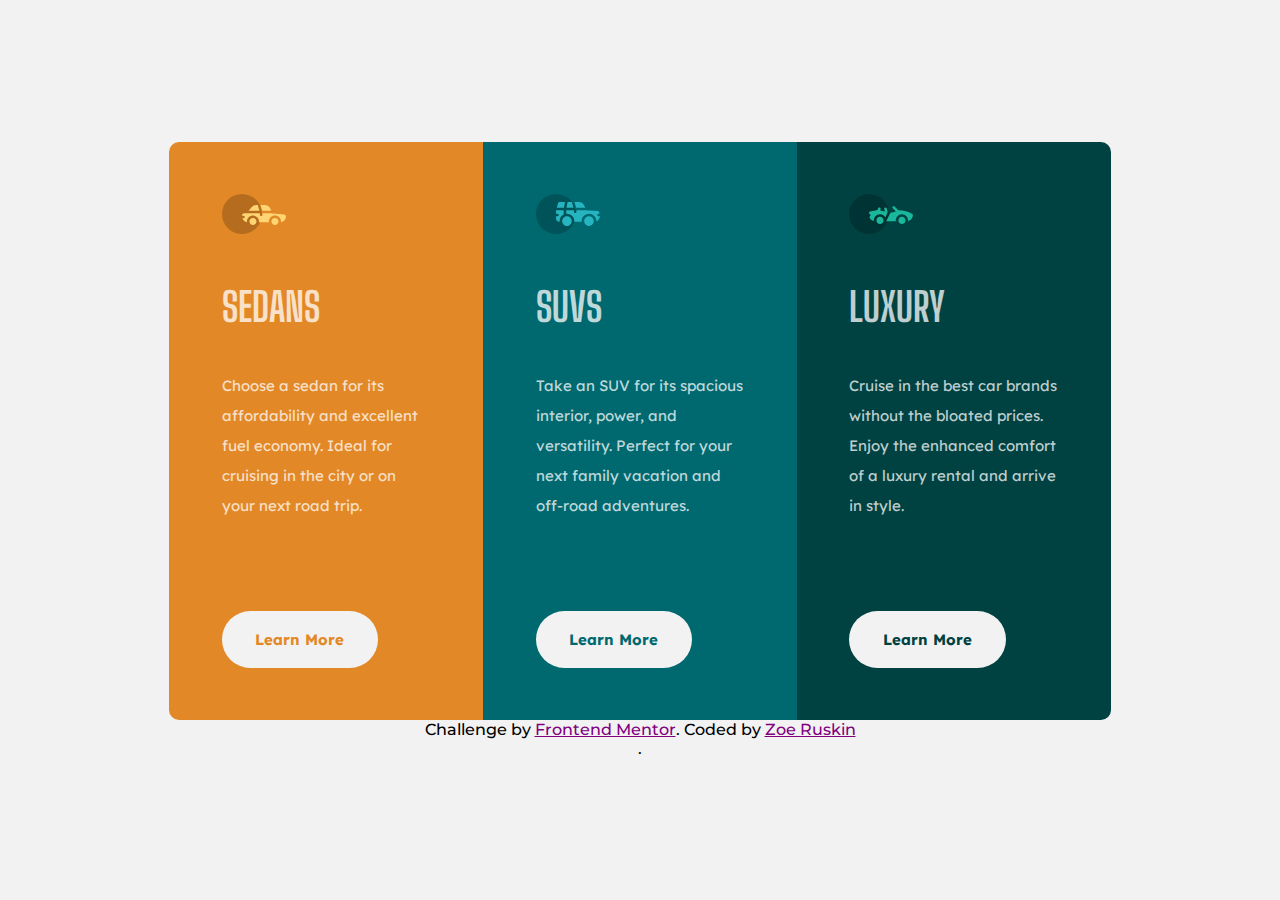
<file: 3-column-preview-card-component-main/index.html>
<!DOCTYPE html>
<html lang="en">
<head>
  <meta charset="UTF-8">
  <meta name="viewport" content="width=device-width, initial-scale=1.0"> <!-- displays site properly based on user's device -->

  <link rel="icon" type="image/png" sizes="32x32" href="./images/favicon-32x32.png">
  <link rel="stylesheet" type="text/css" href="styles.css">
  <link rel="preconnect" href="https://fonts.googleapis.com">
  <link rel="preconnect" href="https://fonts.gstatic.com" crossorigin>
  <link href="https://fonts.googleapis.com/css2?family=Big+Shoulders+Display:wght@700&family=Lexend+Deca&family=Montserrat&display=swap" rel="stylesheet">

  <title>Frontend Mentor | 3-column preview card component</title>

</head>
<body>
  <main>
  <div class="cars-container">
    <div class="sedans cars__models">
      <svg width="64" height="40" class="cars__icon" xmlns="http://www.w3.org/2000/svg"><g fill="none" fill-rule="evenodd"><circle fill="#000" opacity=".201" cx="20" cy="20" r="20"/><path d="M52.936 24.11c1.942 0 3.517 1.542 3.517 3.445 0 1.903-1.575 3.445-3.517 3.445s-3.516-1.542-3.516-3.445c0-1.903 1.574-3.445 3.516-3.445zm-21.957 0c1.942 0 3.517 1.542 3.517 3.445 0 1.903-1.575 3.445-3.517 3.445s-3.516-1.542-3.516-3.445c0-1.903 1.574-3.445 3.516-3.445zm6.948-4.848v1.429c0 .716.61 1.293 1.348 1.259a1.295 1.295 0 001.225-1.295v-1.393h8.256l13.483 1.313c.956.093 1.676.881 1.676 1.814 0 2.89-2.126 5.303-4.926 5.819.397-3.557-2.458-6.62-6.053-6.62-3.646 0-6.504 3.14-6.039 6.723h-9.879c.466-3.588-2.397-6.722-6.039-6.722-3.595 0-6.45 3.062-6.052 6.62-2.14-.398-3.916-1.912-4.61-3.931h1.142c.731 0 1.32-.598 1.285-1.322-.033-.678-.629-1.2-1.322-1.2H20v-.251c0-1.274 1.066-2.243 2.306-2.243h15.62zM42.59 11c2.645 0 4.99 1.556 5.972 3.963l.726 1.779H40.17L38.413 11h4.178zm-6.865 0l1.758 5.741H26.505l3.357-3.654A6.502 6.502 0 0134.644 11h1.082z" fill="#FFD473" fill-rule="nonzero"/></g></svg>
      <h2 class="cars__h2">Sedans</h2>
      <p class="cars__p">Choose a sedan for its affordability and excellent fuel economy. Ideal for cruising in the city 
      or on your next road trip.</p>
      <a class="cars__a" href="https://www.edmunds.com/sedan/" aria-label="Learn more about sedans" target="_blank">Learn More</a>
    </div>

    <div class="suvs cars__models">
      <svg width="64" height="40" class="cars__icon" xmlns="http://www.w3.org/2000/svg"><g fill="none" fill-rule="evenodd"><circle fill="#000" opacity=".201" cx="20" cy="20" r="20"/><path d="M31.002 22.358c2.917 0 5.18 2.593 4.762 5.506a4.828 4.828 0 01-2.962 3.778 4.797 4.797 0 01-5.3-1.165c-1.188-1.26-1.235-2.613-1.263-2.613-.42-2.924 1.857-5.506 4.763-5.506zm22 0c3.457 0 5.798 3.567 4.41 6.744A4.816 4.816 0 0152.3 31.94a4.826 4.826 0 01-4.06-4.077c-.42-2.915 1.846-5.506 4.762-5.506zm-15.04-6.083v1.462a1.29 1.29 0 001.352 1.29c.693-.033 1.227-.631 1.227-1.326v-1.426h8.3l13.056.716a1.29 1.29 0 011.164.917c.27.895.446 1.477.563 1.87h-1.047c-.694 0-1.291.534-1.324 1.228a1.29 1.29 0 001.288 1.352h1.445c-.164 2.225-1.57 4.193-3.6 5.05.13-4.212-3.255-7.63-7.384-7.63-4.317 0-7.762 3.718-7.358 8.086h-7.285c.43-4.655-3.503-8.531-8.131-8.046v-3.543h7.734zm-10.312 0v4.308a7.4 7.4 0 00-4.006 7.274 3.874 3.874 0 01-3.642-3.864v-1.635h1.46a1.29 1.29 0 000-2.58h-1.461v-3.213l.003-.29h7.646zm14.986-8.196c2.65 0 5 1.592 5.984 4.055l.63 1.579a5.525 5.525 0 01-.065-.004l-.026-.002-.034-.002-.022-.002a4.178 4.178 0 00-.224-.006l-.098-.001h-.039l-.136-.001h-.052l-.326-.001H40.211L38.528 8.08zm-13.632 0l-1.122 5.616h-7.144l1.47-4.71a1.29 1.29 0 011.231-.906h5.565zm6.832 0l1.683 5.615h-7.007l1.121-5.615h4.203z" fill="#26B5C0" fill-rule="nonzero"/></g></svg>
      <h2 class="cars__h2">SUVs</h2>
      <p class="cars__p">Take an SUV for its spacious interior, power, and versatility. Perfect for your next family vacation 
      and off-road adventures.</p>
      <a class="cars__a" href="https://www.edmunds.com/suv/" aria-label="Learn more about SUV's" target="_blank">Learn More</a>
    </div>

    <div class="luxury cars__models">
      <svg width="64" height="40" class="cars__icon" xmlns="http://www.w3.org/2000/svg"><g fill="none" fill-rule="evenodd"><circle fill="#000" opacity=".201" cx="20" cy="20" r="20"/><path d="M30.98 22.835c1.941 0 3.516 1.604 3.516 3.583 0 1.978-1.575 3.582-3.517 3.582s-3.516-1.604-3.516-3.582c0-1.979 1.574-3.583 3.516-3.583zm21.956 0c1.942 0 3.517 1.604 3.517 3.583 0 1.978-1.575 3.582-3.517 3.582s-3.516-1.604-3.516-3.582c0-1.979 1.574-3.583 3.516-3.583zm-9.143-10.45a1.27 1.27 0 011.819 0l3.715 3.784c4.444-.115 9.7 1.142 13.964 3.753.387.237.624.664.624 1.124 0 3.006-2.126 5.514-4.926 6.05.397-3.698-2.458-6.882-6.053-6.882-3.646 0-6.504 3.264-6.039 6.99h-9.669c.76-1.544.993-2.026 1.337-2.711l.082-.162c.421-.835 1.056-2.07 2.883-5.65 1.68-.023 3.47-.408 5.247-1.403l-2.984-3.04a1.328 1.328 0 010-1.854zm-7.68 1.064c.683-.2 1.395.202 1.592.898l.749 2.652a3.46 3.46 0 01-.247 2.51l-1.733 3.395-.216.424c-1.07-1.89-3.06-3.114-5.279-3.114-3.595 0-6.45 3.184-6.052 6.885-1.832-.347-3.414-1.537-4.278-3.276a1.331 1.331 0 01.117-1.376l.955-1.303-1.325-1.295c-.751-.735-.376-2.024.64-2.231l6.614-1.346.13-.026c.092-.019.145-.03.157-.031.314-.146 1.07-.591 1.07-1.506 0-.734.592-1.327 1.316-1.31.712.016 1.268.662 1.256 1.388a4.11 4.11 0 01-.348 1.611 22.69 22.69 0 014.7 1.146l-.7-2.473a1.314 1.314 0 01.882-1.622z" fill="#19B89D" fill-rule="nonzero"/></g></svg>
      <h2 class="cars__h2">Luxury</h2>
      <p class="cars__p">Cruise in the best car brands without the bloated prices. Enjoy the enhanced comfort of a luxury 
      rental and arrive in style.</p>
      <a class="cars__a" href="https://www.edmunds.com/luxury/" aria-label="Learn more about luxury cars" target="_blank">Learn More</a>
    </div>
</div>

</main>
<footer>
  <div class="attribution">
    <p>Challenge by <a href="https://www.frontendmentor.io?ref=challenge" target="_blank">Frontend Mentor</a>. 
    Coded by <a href="https://github.com/ZoeNeedsAnap/">Zoe Ruskin</a></p>.
  </div>
</footer>

</body>
</html>
</file>
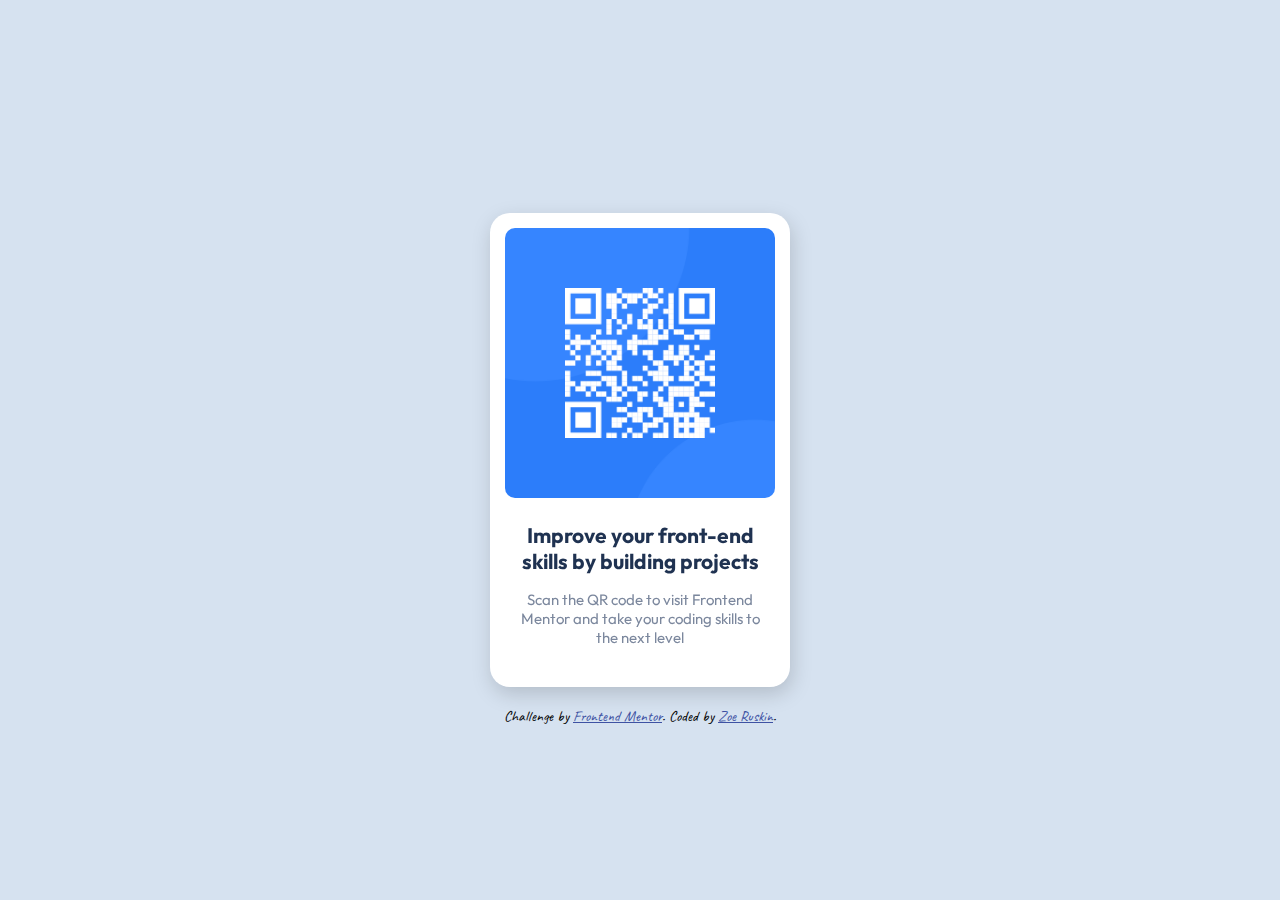
<file: qr-code-component-main/index.html>
<!DOCTYPE html>
<html lang="en">
<head>
  <meta charset="UTF-8">
  <meta name="viewport" content="width=device-width, initial-scale=1.0"> <!-- displays site properly based on user's device -->
  <link rel="stylesheet" type="text/css" href="styles.css" />

  <link rel="icon" type="image/png" sizes="32x32" href="./images/favicon-32x32.png">
  <link rel="preconnect" href="https://fonts.googleapis.com">
  <link rel="preconnect" href="https://fonts.gstatic.com" crossorigin>
  <link href="https://fonts.googleapis.com/css2?family=Outfit:wght@400;700&display=swap" rel="stylesheet">
  <link href="https://fonts.googleapis.com/css2?family=Caveat&display=swap" rel="stylesheet">
  
  <title>Frontend Mentor | QR code component</title>
</head>
<body>
  <main>
  <div class="qr-container">
    <div class="content">

        <img src=".\images\image-qr-code.png" alt="QR code" class="qr-code">

      <div class="text-content">
        <h1>Improve your front-end skills by building projects</h1>
        <p >Scan the QR code to visit Frontend Mentor and take your coding skills to the next level</p>
      </div>
  </div>
  <div class="attribution">
    Challenge by <a href="https://www.frontendmentor.io?ref=challenge" target="_blank">Frontend Mentor</a>. 
    Coded by <a href="#">Zoe Ruskin</a>.
  </div>
</div>
  

</main>
</body>
</html>
</file>
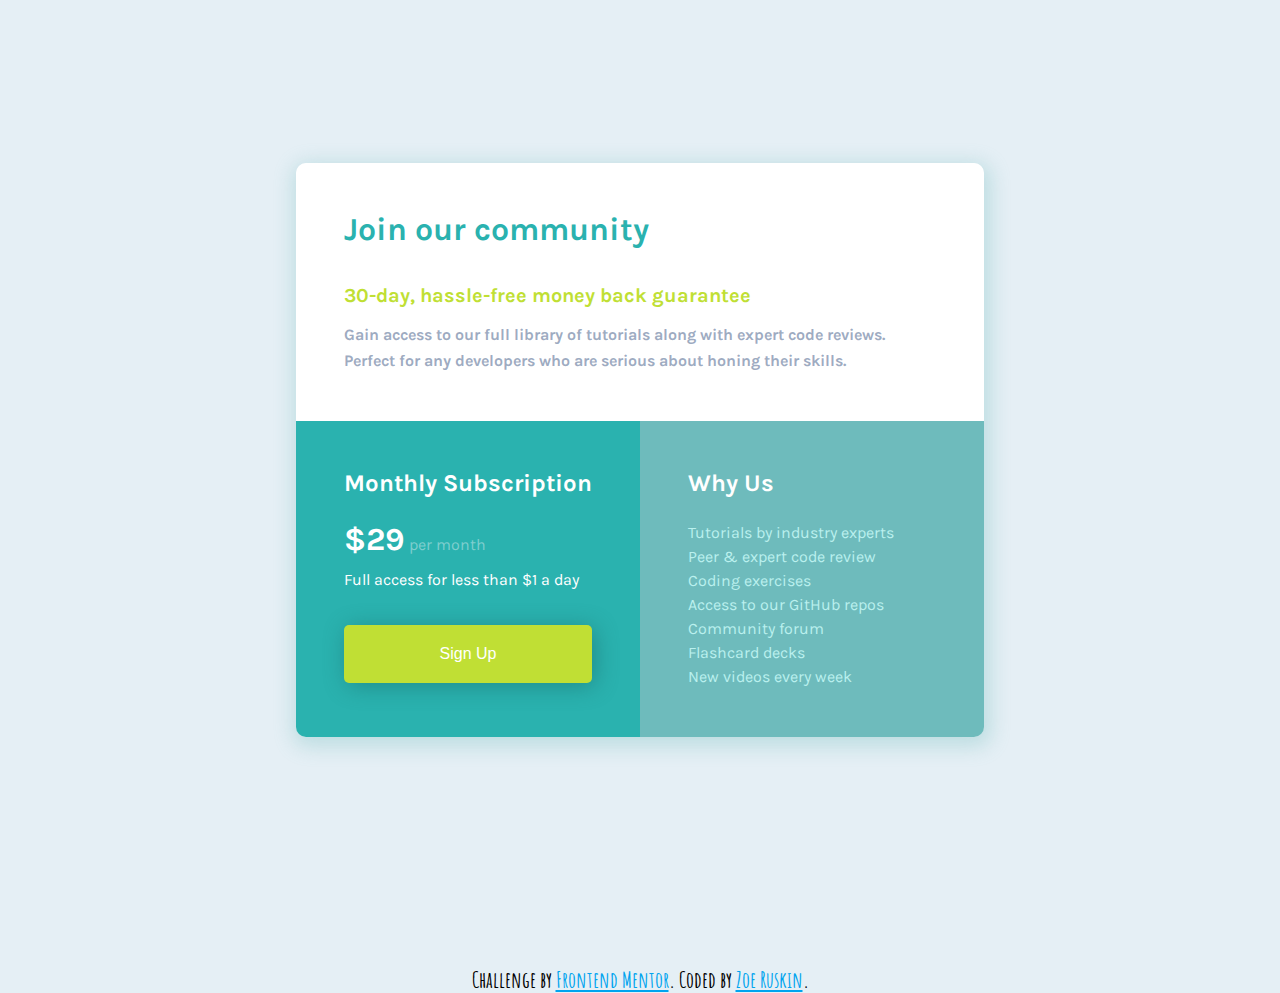
<file: single-price-grid-component-master/index.html>
<!DOCTYPE html>
<html lang="en">
<head>
  <meta charset="UTF-8">
  <meta name="viewport" content="width=device-width, initial-scale=1.0"> <!-- displays site properly based on user's device -->

  <link rel="icon" type="image/png" sizes="32x32" href="./images/favicon-32x32.png">
  <link rel="stylesheet" type="text/css" href="styles.css">
  <link rel="preconnect" href="https://fonts.googleapis.com">
  <link rel="preconnect" href="https://fonts.gstatic.com" crossorigin>
  <link href="https://fonts.googleapis.com/css2?family=Amatic+SC&family=Karla:wght@400;700&display=swap" rel="stylesheet">
  <title>Frontend Mentor | Single Price Grid Component</title> 
</head>
<body>
  <main>
    <div class="content-container">

      <div class="join"> 
        <h1 class="join__h1">Join our community</h1>
        <div class="join__p">
          <p class="join__subhead">30-day, hassle-free money back guarantee</p>

          <p>Gain access to our full library of tutorials along with expert code reviews.</p> 
          <p>Perfect for any developers who are serious about honing their skills.</p>
      </div>
      </div>

      <div class="split-columns">
        <div class="subscribe">
          <h2 class="subscribe__h2">Monthly Subscription</h2>

          <p class="subscribe__cost-per-month">
            <span class="subscribe__span__price">&dollar;29</span> 
            <span class="subscribe__span__time-value">per month</span>
          </p>

          <p>Full access for less than &dollar;1 a day</p>

          <button class="subscribe__button">Sign Up</button>
        </div>

        <div class="why-us">
          <h2 class="why-us__h2"> Why Us</h2>

          <ul class="why-us__ul">
            <li>Tutorials by industry experts</li>
            <li>Peer &amp; expert code review</li>
            <li>Coding exercises</li>
            <li>Access to our GitHub repos</li>
            <li>Community forum</li>
            <li>Flashcard decks</li>
            <li>New videos every week</li>
          </ul>
        </div>
    </div>
    
  </div>
</main>
  
  <footer>
    <p id="attribution"><strong>
      Challenge by <a href="https://www.frontendmentor.io?ref=challenge" target="_blank">Frontend Mentor</a>. 
      Coded by <a href="https://github.com/ZoeNeedsAnap">Zoe Ruskin</a>.
    </strong></p>
  </footer>
</body>
</html>
</file>
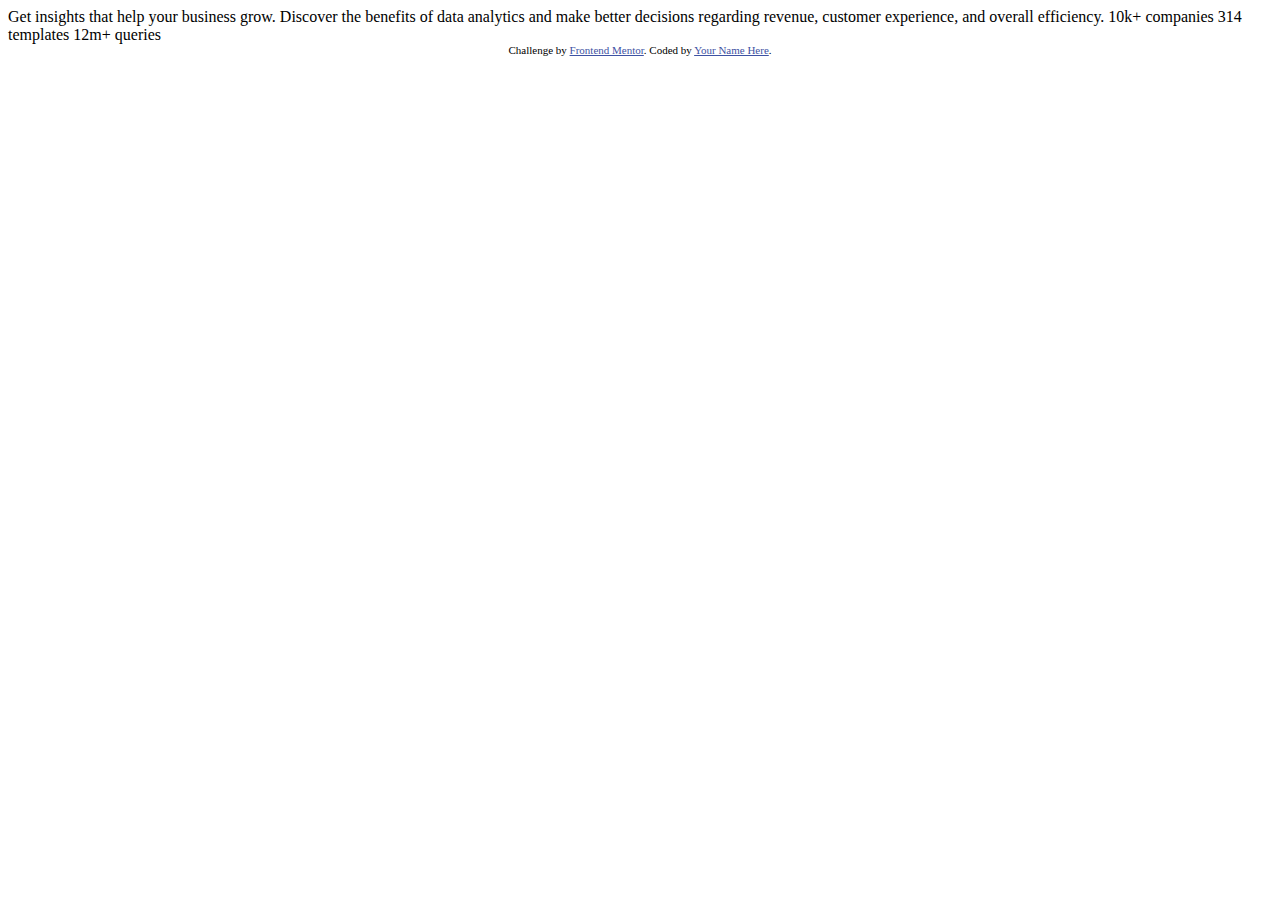
<file: stats-preview-card-component-main/index.html>
<!DOCTYPE html>
<html lang="en">
<head>
  <meta charset="UTF-8">
  <meta name="viewport" content="width=device-width, initial-scale=1.0"> <!-- displays site properly based on user's device -->

  <link rel="icon" type="image/png" sizes="32x32" href="./images/favicon-32x32.png">
  
  <title>Frontend Mentor | Stats preview card component</title>

  <!-- Feel free to remove these styles or customise in your own stylesheet 👍 -->
  <style>
    .attribution { font-size: 11px; text-align: center; }
    .attribution a { color: hsl(228, 45%, 44%); }
  </style>
</head>
<body>

  Get insights that help your business grow.

  Discover the benefits of data analytics and make better decisions regarding revenue, customer 
  experience, and overall efficiency.

  10k+ companies
  314 templates
  12m+ queries

  <div class="attribution">
    Challenge by <a href="https://www.frontendmentor.io?ref=challenge" target="_blank">Frontend Mentor</a>. 
    Coded by <a href="#">Your Name Here</a>.
  </div>
</body>
</html>
</file>
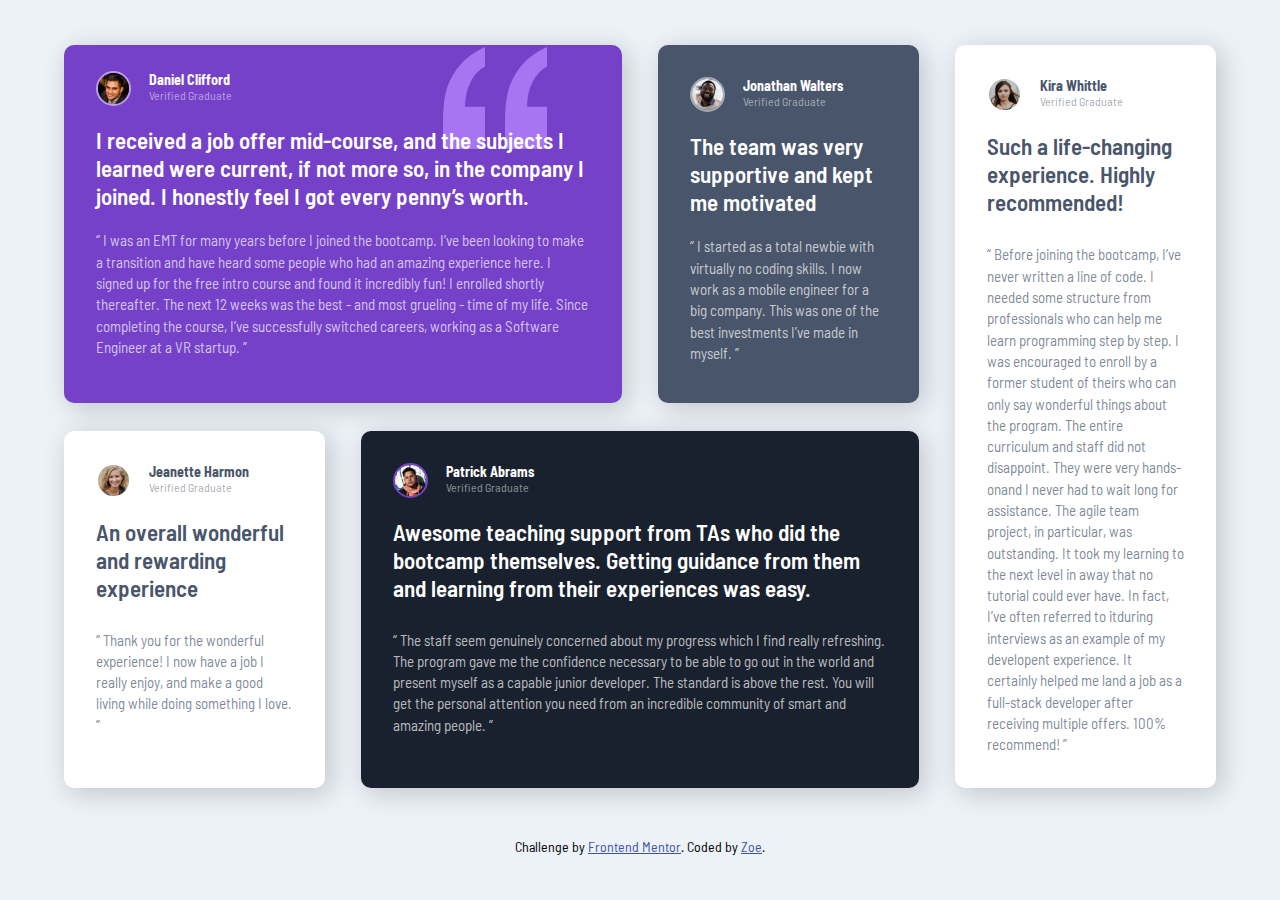
<file: testimonials-grid-section-main/index.html>
<!DOCTYPE html>
<html lang="en">
  <head>
    <meta charset="UTF-8" />
    <meta name="viewport" content="width=device-width, initial-scale=1.0" />
    <!-- displays site properly based on user's device -->
    <link rel="stylesheet" type="text/css" href="styles.css" />
    <link rel="preconnect" href="https://fonts.googleapis.com" />
    <link rel="preconnect" href="https://fonts.gstatic.com" crossorigin />
    <link
      href="https://fonts.googleapis.com/css2?family=Barlow+Semi+Condensed:wght@500;600&family=Ysabeau+Office:wght@500&display=swap"
      rel="stylesheet"
    />
    <link
      rel="icon"
      type="image/png"
      sizes="32x32"
      href="./images/favicon-32x32.png"
    />

    <title>Frontend Mentor | Testimonials Grid Section</title>
  </head>
  <body>
    <main>
      <section class="testimonials">
        <div id="daniel" class="testimonial-card dark">
          <div class="quotes">
            <svg width="104" height="102" xmlns="http://www.w3.org/2000/svg">
              <path
                d="M104 102V59.727H84.114c0-5.871.689-11.182 2.068-15.933 1.379-4.75 3.42-9.287 6.125-13.61C95.01 25.86 98.909 22.257 104 19.375V0c-9.758 4.27-17.712 9.874-23.864 16.813-6.151 6.939-10.712 14.545-13.681 22.818C63.485 47.904 62 59.941 62 75.74V102h42zm-62 0V59.727H22.114c0-5.871.689-11.182 2.068-15.933 1.379-4.75 3.42-9.287 6.125-13.61C33.01 25.86 36.909 22.257 42 19.375V0c-9.652 4.27-17.58 9.874-23.784 16.813C12.01 23.752 7.424 31.358 4.455 39.631 1.485 47.904 0 59.941 0 75.74V102h42z"
                fill="#A775F1"
                fill-rule="nonzero"
              />
            </svg>
          </div>
          <div class="grad">
            <img
              class="thumbnail"
              width="35"
              height="35"
              src="images/image-daniel.jpg"
              alt="Headshot of Daniel"
            />
            <div class="grad-name">
              <h2>Daniel Clifford</h2>
              <span class="verified">Verified Graduate</span>
            </div>
          </div>
          <div class="body-text">
            <p>
              I received a job offer mid-course, and the subjects I learned were
              current, if not more so, in the company I joined. I honestly feel
              I got every penny’s worth.
            </p>
            <p>
              “ I was an EMT for many years before I joined the bootcamp. I’ve
              been looking to make a transition and have heard some people who
              had an amazing experience here. I signed up for the free intro
              course and found it incredibly fun! I enrolled shortly thereafter.
              The next 12 weeks was the best - and most grueling - time of my
              life. Since completing the course, I’ve successfully switched
              careers, working as a Software Engineer at a VR startup. ”
            </p>
          </div>
        </div>

        <div id="jonathan" class="testimonial-card dark">
          <div class="grad">
            <img
              class="thumbnail"
              width="35"
              height="35"
              src="images\image-jonathan.jpg"
              alt="Headshot of Jonathan"
            />
            <div class="grad-name">
              <h2>Jonathan Walters</h2>
              <span class="verified">Verified Graduate</span>
            </div>
          </div>
          <div class="body-text">
            <p>The team was very supportive and kept me motivated</p>
            <p>
              “ I started as a total newbie with virtually no coding skills. I
              now work as a mobile engineer for a big company. This was one of
              the best investments I’ve made in myself. ”
            </p>
          </div>
        </div>

        <div id="jeanette" class="testimonial-card light">
          <div class="grad">
            <img
              class="thumbnail"
              width="35"
              height="35"
              src="images\image-jeanette.jpg"
              alt="Headshot of Jeanette"
            />
            <div class="grad-name">
              <h2>Jeanette Harmon</h2>
              <span class="verified">Verified Graduate</span>
            </div>
          </div>
          <div class="body-text">
            <p>An overall wonderful and rewarding experience</p>
            <p class="extra-grad-padding">
              “ Thank you for the wonderful experience! I now have a job I
              really enjoy, and make a good living while doing something I love.
              ”
            </p>
          </div>
        </div>

        <div id="patrick" class="testimonial-card dark">
          <div class="grad">
            <img
              class="thumbnail"
              width="35"
              height="35"
              src="images\image-patrick.jpg"
              alt="Headshot of Patrick"
            />
            <div class="grad-name">
              <h2>Patrick Abrams</h2>
              <span class="verified">Verified Graduate</span>
            </div>
          </div>
          <div class="body-text">
            <p>
              Awesome teaching support from TAs who did the bootcamp themselves.
              Getting guidance from them and learning from their experiences was
              easy.
            </p>
            <p class="extra-grad-padding">
              “ The staff seem genuinely concerned about my progress which I
              find really refreshing. The program gave me the confidence
              necessary to be able to go out in the world and present myself as
              a capable junior developer. The standard is above the rest. You
              will get the personal attention you need from an incredible
              community of smart and amazing people. ”
            </p>
          </div>
        </div>

        <div id="kira" class="testimonial-card light">
          <div class="grad">
            <img
              class="thumbnail"
              width="35"
              height="35"
              src="images\image-kira.jpg"
              alt="Headshot of Kira"
            />
            <div class="grad-name">
              <h2>Kira Whittle</h2>
              <span class="verified">Verified Graduate</span>
            </div>
          </div>
          <div class="body-text">
            <p>Such a life-changing experience. Highly recommended!</p>
            <p class="extra-grad-padding">
              “ Before joining the bootcamp, I’ve never written a line of code.
              I needed some structure from professionals who can help me learn
              programming step by step. I was encouraged to enroll by a former
              student of theirs who can only say wonderful things about the
              program. The entire curriculum and staff did not disappoint. They
              were very hands-onand I never had to wait long for assistance. The
              agile team project, in particular, was outstanding. It took my
              learning to the next level in away that no tutorial could ever
              have. In fact, I’ve often referred to itduring interviews as an
              example of my developent experience. It certainly helped me land a
              job as a full-stack developer after receiving multiple offers.
              100% recommend! ”
            </p>
          </div>
        </div>
      </section>

      <div class="attribution">
        Challenge by
        <a href="https://www.frontendmentor.io?ref=challenge" target="_blank"
          >Frontend Mentor</a
        >. Coded by <a href="https://github.com/ZoeNeedsAnap">Zoe</a>.
      </div>
    </main>
  </body>
</html>
</file>
<file: 3-column-preview-card-component-main/styles.css>
html {
  box-sizing: border-box;
}
*, *::before, *::after {
  box-sizing: inherit;
}

* {
margin: 0;
padding: 0;
}

:root {
  --Bright-orange: hsl(31, 77%, 52%);
  --Dark-cyan: hsl(184, 100%, 22%);
  --V-dark-cyan: hsl(179, 100%, 13%);
  --P-Xparent-white: hsla(0, 0%, 100%, 0.75);
  --V-light-gray: hsl(0, 0%, 95%);
  --FONT-Lexend-deca: 'Lexend Deca', sans-serif;
  --FONT-Big-Shoulders-Display: 'Big Shoulders Display', cursive;
  --FONT-Monserrat: 'Montserrat', sans-serif;
}

body {
  background-color: var(--V-light-gray);
  font-size: 15px;
  display: flex;
  justify-content: center;
  align-items: center;
  flex-direction: column;
  height: 100vh;
  font-family: var(--FONT-Lexend-deca);
  color: var(--P-Xparent-white);
}


.cars-container {
  display: grid;
  grid-template-columns: 1fr 1fr 1fr;
  grid-template-rows: 1fr;
  max-width: 1440px;
}

.cars__models {
  display: grid;
  grid-template-columns: 1fr;
  grid-template-rows: auto 1fr;
  padding: 3.5em;
  max-width: 20.93em;
}

.cars__icon {
  grid-row: 1 / 2;
  margin-bottom: 3.25em;
}

.cars__h2 {
  grid-row: 2 / 3;
  font-family: var(--FONT-Big-Shoulders-Display);
  font-size: 2.67em;
  text-transform: uppercase;
  margin-bottom: 1em;
}

.cars__p {
  grid-row: 3 / 4;
  line-height: 2;
}

.cars__a {
  grid-row: 4 / 5;
  align-self: flex-end;
  background-color: var(--V-light-gray);
  border-radius: 50px;
  padding: 1.25em 2.25em;
  margin-top: 6em;
  text-decoration: none;
  text-align: center;
  width: max-content;
  font-weight: 700;
}

.sedans {
  background-color: var(--Bright-orange);
  border-radius: 10px 0 0 10px;
}

.sedans > .cars__a {
  color: var(--Bright-orange);
}

.suvs {
  background-color: var(--Dark-cyan);
}

.suvs > .cars__a {
  color: var(--Dark-cyan);
}

.luxury {
  background-color: var(--V-dark-cyan);
  border-radius: 0 10px 10px 0;
}

.luxury > .cars__a {
  color: var(--V-dark-cyan);
}

@media screen and (max-width: 990px) {
  body {
    display: block;
    margin: auto;
  }
  .cars-container {
    display: grid;
    grid-template-columns: 1fr;
    grid-template-rows: 1fr 1fr 1fr;
    max-width: 100%;
  }

  .cars__models {
    display: grid;
    grid-template-columns: 1fr;
    grid-template-rows: auto 1fr;
    padding: 3.5em;
    max-width: 100%;
  }

  .sedans {
    border-radius: 10px 10px 0 0;
  }

  .luxury {
    border-radius: 0 0 10px 10px;
  }
}

@media screen and (max-width: 768px) {
  .cars-container {
    max-width: 100%;
  }
  .cars__models {
  }
}


.attribution {
  font-size: 16px; 
  text-align: center;
  font-family: var(--FONT-Monserrat);
  align-self: flex-end;
  color: black;
  font-weight: 500;

  & a {
    color: #800080;
  }

  & a:hover {
    text-decoration: none;
  }

  & a:focus {
    outline: 2px dashed #4F7A03;
  }
}
</file>
<file: qr-code-component-main/styles.css>
html {
  box-sizing: border-box;
}
*,
*::before,
*::after {  box-sizing: inherit;
}

/* test notes */

* {
  margin: 0;
  padding: 0;
  }

:root {
  --white: hsl(0, 0%, 100%);
  --light-gray: hsl(212, 45%, 89%);
  --grayish-blue: hsl(220, 15%, 55%);
  --dark-blue: hsl(218, 44%, 22%);
  --p-text: 15px;
  --outfit: 'Outfit', sans-serif;
}

body {
  background-color: var(--light-gray);
  min-height:100vh; 
}

.qr-container {
  display: grid;
  grid-template-columns: 1fr 300px 1fr;
  height: 100vh;
  grid-template-rows: 1fr 1fr 1fr;
}

.content {
  grid-column: 2 / 3;
  grid-row: 2 / 3; 
  background-color: var(--white);
  border-radius: 20px;
  max-height: 500px;
  width: 300px;
  display: flex;
  flex-direction: column;
  align-items: center;
  font-family: var(--outfit);
  filter: drop-shadow(2px 7px 10px rgba(0, 0, 0, 0.16));
}


.qr-code {
  width: 90%;
  margin: 15px 12px 24px;
  border-radius: 10px;
}

.text-content {
  text-align: center;
  width: 81%;
  padding: 0 0 2.5em;
}

.text-content h1 {
  color: var(--dark-blue);
  font-size: 21px;
  padding-bottom: .75em;
}

.text-content p {
  font-size: var(--p-text);
  color: var(--grayish-blue);
}


.attribution { 
  grid-column: 2 / 3;
  grid-row: 3 / 4; 
  font-size: 15px; 
  text-align: center; 
  font-family: 'Caveat', cursive;
  margin-top: 20px;
}
.attribution a { 
  color: hsl(228, 45%, 44%); 
}
</file>
<file: single-price-grid-component-master/styles.css>
html {
  box-sizing: border-box;
}
*, *::before, *::after {
  box-sizing: inherit;
}
* {
margin: 0;
padding: 0;
}

:root {
  --Cyan: hsl(179, 62%, 43%);
  --Cyan-light: #6EBBBC;
  --Bright-yellow: hsl(71, 73%, 54%);

  --Light-gray: hsl(204, 43%, 93%);
  --Grayish-blue: hsl(218, 22%, 67%, .95);
  --FONT-Karla: 'Karla', sans-serif;
  --FONT-Amatic: 'Amatic SC', cursive; 
}

body {
  font-size: 16px;
  background-color: var(--Light-gray);
  height: 100vh;
  font-family: var(--FONT-Karla);
}

main {
  display: flex;
  justify-content: center;
  align-items: center;
  height: 100vh;
}

.content-container {
  -webkit-box-shadow: 2px 5px 19px 5px rgba(110,187,188,0.32); 
  box-shadow: 2px 5px 19px 5px rgba(110,187,188,0.32);
  display: grid;
  grid-template-columns: 1fr;
  grid-template-rows: 1fr;
  border-radius: 10px;
}

.join {
  background-color: white;
  padding: 3em;
  grid-row: 1 / 3;
  border-radius: 10px 10px 0 0;
}

.join__h1 {
  padding-bottom: 1em;
  color: var(--Cyan);
}

.join__p {
  color: var(--Grayish-blue);
  line-height: 1.6;
  font-weight: 700;
}

.join__subhead {
  font-weight: 700;
  color: var(--Bright-yellow);
  font-size: 1.25em;
  padding-bottom: .5em;
}

.split-columns {
  display: grid;
  grid-template-columns: 1fr 1fr;
  grid-template-rows: 1fr;
}

.subscribe {
  background-color: var(--Cyan);
  color: white;
  padding: 3em;
  grid-column: 1 / 2;
  border-radius: 0 0 0 10px;
}

.subscribe__h2 {
  padding-bottom: 1em;
}

.subscribe__cost-per-month {
  padding-bottom: .75em;
}

.subscribe__span__price {
  font-size: 2em;
  font-weight: 700;
}

.subscribe__span__time-value {
  color: #7FCECE;
}

.subscribe__button {
  background-color: var(--Bright-yellow);
  color: white;
  font-size: 16px;
  border: none;
  text-align: center;
  padding: 20px;
  margin-top: 2.25em;
  width: 100%;
  border-radius: 5px;
  box-shadow: 3px 3px 23px -1px rgba(22,94,92,0.49);
}

.why-us {
  background-color: var(--Cyan-light);
  color: white;
  padding: 3em;
  grid-column: 2 / 3;
  border-radius: 0 0 10px 0;
}

.why-us__h2 {
  padding-bottom: 1em;
}

.why-us__ul {
  color: #baf0ee;
  list-style-type: none;
  line-height: 1.5;
}

#attribution { 
  font-size: 22px; 
  text-align: center;
  font-family: var(--FONT-Amatic);
  padding-top: 3em;

  & a { 
    color: #00A4EF; 
  }
  & a:hover {
    text-decoration: none;
  }
  & a:focus {
    outline: 2px dashed black;
  }
}

@media (max-width: 376px) {
  .join {
    padding: 2em;
  }

  .split-columns {
    display: grid;
    grid-template-columns: 1fr;
    grid-template-rows: 1fr 1fr;
  }

  .subscribe {
    grid-column: 1 / 2;
    grid-row: 1 / 2;
    padding: 2em;
    border-radius: 0;
  }

  .why-us {
    grid-column: 1 / 2;
    grid-row: 2 / 3;
    padding: 2em;
    border-radius: 0 0 10px 10px;
  }

  main {
    display: block;
  }

  .content-container {
    width: 100%;
  }

  #attribution { 
    visibility: hidden;
}
}
</file>
<file: testimonials-grid-section-main/styles.css>
html {
  box-sizing: border-box;
}
*,
*::before,
*::after {
  box-sizing: inherit;
}

* {
  margin: 0;
  padding: 0;
}

:root {
  --Moderate-violet: hsl(263, 55%, 52%);
  --Very-dk-grayish-blue: hsl(217, 19%, 35%);
  --Very-dk-blackish-blue: hsl(219, 29%, 14%);
  --White: hsl(0, 0%, 100%);

  --Light-gray: hsl(0, 0%, 81%);
  --light-grayish-blue: hsl(210, 46%, 95%);
  --FONT-Barlow: "Barlow Semi Condensed", sans-serif;
  --FONT-Ysabeau: "Ysabeau Office", sans-serif;
}

body {
  display: grid;
  flex-direction: column;
  min-height: 100vh;
  place-items: center;
  font-family: var(--FONT-Barlow);
  background-color: var(--light-grayish-blue);
  height: 100%;
}

svg {
  position: absolute;
}

h2 {
  font-size: 14px;
  padding-bottom: 0.5;
}

p {
  padding-top: 20px;
}

#daniel {
  background-color: var(--Moderate-violet);
  grid-column: 1/3;
  grid-row: 1/2;
}

#daniel .grad {
  padding-top: 1.5em;
}

#daniel .verified {
  color: hsl(0, 0%, 100%, 0.5);
}

#daniel .body-text p:last-child {
  color: hsl(0, 0%, 100%, 0.7);
}

#jonathan {
  background-color: var(--Very-dk-grayish-blue);
  grid-column: 3/4;
  grid-row: 1/2;
}

#jonathan .verified {
  color: hsl(0, 0%, 100%, 0.5);
}

#jonathan .body-text p:last-child {
  color: hsl(0, 0%, 100%, 0.7);
}

#jeanette {
  background-color: var(--White);
  grid-column: 1/2;
  grid-row: 2/3;
}

#jeanette .verified {
  color: hsl(217, 19%, 35%, 0.5);
}

#jeanette .body-text p:last-child {
  color: hsl(217, 19%, 35%, 0.7);
}

#patrick {
  background-color: var(--Very-dk-blackish-blue);
  grid-column: 2/4;
  grid-row: 2/3;
}

#patrick .verified {
  color: hsl(0, 0%, 100%, 0.5);
}

#patrick .body-text p:last-child {
  color: hsl(0, 0%, 100%, 0.7);
}

#kira {
  background-color: var(--White);
  grid-column: 4/5;
  grid-row: 1/3;
}

#kira .verified {
  color: hsl(217, 19%, 35%, 0.5);
}

#kira .body-text p:last-child {
  color: hsl(217, 19%, 35%, 0.7);
}

.quotes {
  padding-left: 70.25%;
  margin-top: -30px;
}

.grad {
  display: flex;
  flex-direction: row;
}

.thumbnail {
  border-radius: 50%;
  border: 2px solid hsl(0, 0%, 100%, 0.5);
  align-self: center;
}

#patrick .thumbnail {
  border: 2px solid var(--Moderate-violet);
}
.grad-name {
  display: flex;
  flex-direction: column;
  position: relative;
  padding-left: 18px;
  z-index: 3;
}

.extra-grad-padding {
  padding-top: 28px;
}

.verified {
  font-size: 12px;
}

.body-text p:first-child {
  font-size: 23px;
  position: relative;
  z-index: 3;
  font-weight: 600;
}

.body-text p:last-child {
  font-size: 15px;
  line-height: 1.42;
}

.testimonials {
  display: grid;
  grid-template-columns: 1fr 1fr 1fr 1fr;
  grid-template-rows: 1fr 1fr;
  row-gap: 1.75em;
  column-gap: 2.25em;
  max-width: 1400px;
  margin: 0 5%;
}

.feature-card {
}

.testimonial-card {
  padding: 2em;
  border-radius: 10px;
  -webkit-box-shadow: 5px 5px 26px 1px rgba(0, 0, 0, 0.18);
  box-shadow: 5px 5px 26px 1px rgba(0, 0, 0, 0.18);
}

.dark {
  color: var(--White);
}

.light {
  color: var(--Very-dk-grayish-blue);
}

.attribution {
  font-size: 14px;
  text-align: center;
  align-items: flex-end;
  padding-top: 50px;
}
.attribution a {
  color: hsl(228, 45%, 44%);
  text-decoration: underline;
}

.attribution a:focus {
  outline: 2px dashed black;
}

.attribution a:hover {
  text-decoration: none;
}

@media screen and (max-width: 1178px) {
  .testimonials {
    display: grid;
    grid-template-rows: 1fr auto auto;
  }

  #daniel {
    grid-column: 1/3;
    grid-row: 1/2;
  }

  #jonathan {
    grid-column: 3/5;
    grid-row: 2/3;
  }

  #jeanette {
    grid-column: 1/3;
    grid-row: 2/3;
  }

  #patrick {
    grid-column: 3/5;
    grid-row: 1/2;
  }

  #kira {
    grid-column: 1/5;
    grid-row: 3/4;
  }

  .quotes {
    padding-left: 50%;
  }
}

@media screen and (max-width: 850px) {
  .testimonials {
    display: grid;
    grid-template-columns: 1fr;
    grid-template-rows: repeat(5, auto);
  }

  #daniel {
    grid-column: 1/2;
    grid-row: 1/2;
  }

  #jonathan {
    grid-column: 1/2;
    grid-row: 2/3;
  }

  #jeanette {
    grid-column: 1/2;
    grid-row: 3/4;
  }

  #patrick {
    grid-column: 1/2;
    grid-row: 4/5;
  }

  #kira {
    grid-column: 1/2;
    grid-row: 5/6;
  }

  .quotes {
    padding-left: 60%;
  }
}
</file>
